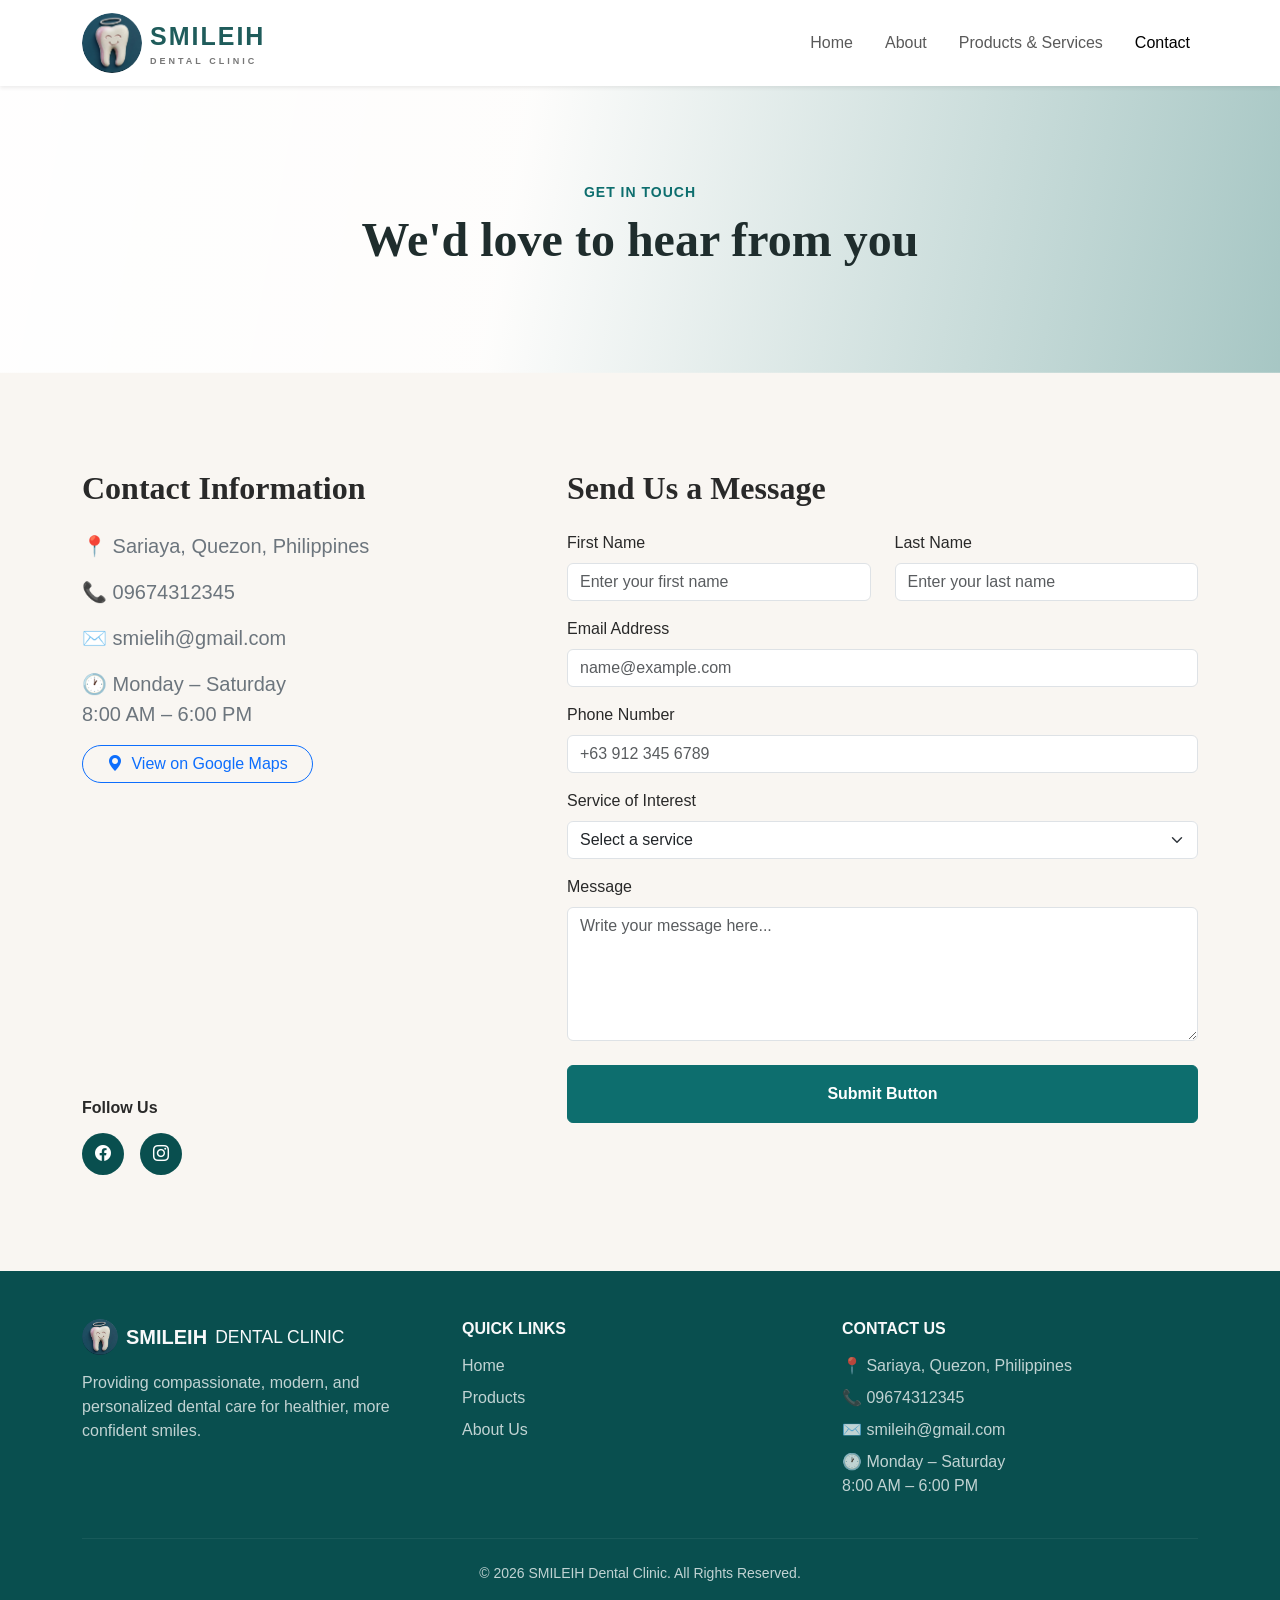
<file: contact.html>
<!doctype html>
<html lang="en">
  <head>
    <meta charset="UTF-8" />
    <meta name="viewport" content="width=device-width, initial-scale=1.0" />
    <title>Contact | SMILEIH DENTAL CLINIC</title>
    <link
      href="https://cdn.jsdelivr.net/npm/bootstrap@5.3.3/dist/css/bootstrap.min.css"
      rel="stylesheet"
    />
    <link
      href="https://cdn.jsdelivr.net/npm/bootstrap-icons@1.11.3/font/bootstrap-icons.css"
      rel="stylesheet"
    />
    <link
      href="https://cdn.jsdelivr.net/npm/bootstrap@5.3.8/dist/css/bootstrap.min.css"
      rel="stylesheet"
      integrity="sha384-sRIl4kxILFvY47J16cr9ZwB07vP4J8+LH7qKQnuqkuIAvNWLzeN8tE5YBujZqJLB"
      crossorigin="anonymous"
    />
    <link rel="stylesheet" href="style.css" />
  </head>
  <body>
    <nav
      class="navbar navbar-expand-lg navbar-light bg-white shadow-sm sticky-top"
    >
      <div class="container">
        <a
          class="navbar-brand fw-bold d-flex align-items-center gap-2"
          href="index.html"
          ><img
            src="./Photos/logo.png"
            alt="SMILEIH Dental Clinic logo"
            class="brand-logo"
          />
          <div>
            <div class="brand-name">SMILEIH</div>
            <div class="brand-subtitle">DENTAL CLINIC</div>
          </div>
        </a>
        <button
          class="navbar-toggler"
          type="button"
          data-bs-toggle="collapse"
          data-bs-target="#navMenu"
        >
          <span class="navbar-toggler-icon"></span>
        </button>
        <div class="collapse navbar-collapse justify-content-end" id="navMenu">
          <ul class="navbar-nav align-items-lg-center gap-lg-3">
            <li class="nav-item">
              <a class="nav-link" href="index.html">Home</a>
            </li>
            <li class="nav-item">
              <a class="nav-link" href="about.html">About</a>
            </li>
            <li class="nav-item">
              <a class="nav-link" href="products.html">Products & Services</a>
            </li>
            <li class="nav-item">
              <a class="nav-link active" href="contact.html">Contact</a>
            </li>
          </ul>
        </div>
      </div>
    </nav>

    <header class="hero-section text-white py-5">
      <div class="container py-5 text-center">
        <p class="text-uppercase fw-semibold small mb-2 eyebrow">
          Get In Touch
        </p>
        <h1 class="display-5 fw-bold">We'd love to hear from you</h1>
      </div>
    </header>

    <section class="py-5 py-lg-6">
      <div class="container py-5">
        <div class="row g-5">
          <div class="col-lg-5">
            <h2 class="fw-bold mb-4">Contact Information</h2>
            <ul class="list-unstyled text-secondary fs-5">
              <li class="mb-3">&#128205; Sariaya, Quezon, Philippines</li>
              <li class="mb-3">&#128222; 09674312345</li>
              <li class="mb-3">✉️ smielih@gmail.com</li>
              <li class="mb-3">
                &#128336; Monday – Saturday<br />8:00 AM – 6:00 PM
              </li>
            </ul>
            <a
              href="https://www.google.com/maps/search/Smile+Leigh+sariaya/@13.966154,121.5292339,14z?entry=ttu&g_ep=EgoyMDI2MDkwMS4wIKXMDSoASAFQAw%3D%3D"
              target="_blank"
              rel="noopener"
              class="btn btn-outline-primary rounded-pill px-4 mb-4"
            >
              <i class="bi bi-geo-alt-fill me-1"></i> View on Google Maps
            </a>
            <div class="mb-4">
              <iframe
                class="map-frame w-100"
                height="260"
                style="border: 0"
                loading="lazy"
                referrerpolicy="no-referrer-when-downgrade"
                src="https://maps.google.com/maps?q=13.966154,121.5292339&t=&z=14&ie=UTF8&iwloc=&output=embed"
              >
              </iframe>
            </div>
            <h6 class="fw-bold mb-3">Follow Us</h6>
            <div class="d-flex gap-3">
              <a
                href="https://www.facebook.com/profile.php?id=61584341682606"
                class="social-icon"
                style="background-color: var(--brand-teal-dark)"
                aria-label="Facebook"
                ><i class="bi bi-facebook"></i
              ></a>
              <a
                href="https://www.instagram.com/smileihdentalclinic/"
                class="social-icon"
                style="background-color: var(--brand-teal-dark)"
                aria-label="Instagram"
                ><i class="bi bi-instagram"></i
              ></a>
            </div>
          </div>
          <div class="col-lg-7" id="form">
            <h2 class="fw-bold mb-4">Send Us a Message</h2>
            <form>
                <div class="row">
                  <div class="col-md-6 mb-3">
                    <label for="firstName" class="form-label">
                      First Name
                    </label>
                    <input
                      type="text"
                      class="form-control"
                      id="firstName"
                      placeholder="Enter your first name"
                      required
                    />
                  </div>
                  <div class="col-md-6 mb-3">
                    <label for="lastName" class="form-label"> Last Name </label>
                    <input
                      type="text"
                      class="form-control"
                      id="lastName"
                      placeholder="Enter your last name"
                      required
                    />
                  </div>
                </div>
                <div class="mb-3">
                  <label for="email" class="form-label"> Email Address </label>
                  <input
                    type="email"
                    class="form-control"
                    id="email"
                    placeholder="name@example.com"
                    required
                  />
                </div>
                <div class="mb-3">
                  <label for="phone" class="form-label"> Phone Number </label>
                  <input
                    type="tel"
                    class="form-control"
                    id="phone"
                    placeholder="+63 912 345 6789"
                  />
                </div>
                 <div class="mb-3">
                  <label for="service" class="form-label">
                    Service of Interest
                  </label>

                  <select class="form-select" id="service">
                    <option selected>Select a service</option>

                    <option>Dental Consultation</option>
                    <option>Dental Cleaning</option>
                    <option>Teeth Whitening</option>
                    <option>Dental Filling</option>
                    <option>Tooth Extraction</option>
                    <option>Root Canal Treatment</option>
                    <option>Dental Implants</option>
                    <option>Dental Braces</option>
                    <option>Braces Consultation</option>
                    <option>Clear Aligners</option>
                    <option>Dental X-Ray</option>
                    <option>Gum Treatment</option>
                    <option>Dentures</option>
                    <option>Pediatric Dentistry</option>
                    <option>Other (please specify in the message)</option>
                  </select>
                </div>
                <div class="mb-4">
                  <label for="message" class="form-label"> Message </label>

                  <textarea
                    class="form-control"
                    id="message"
                    rows="5"
                    placeholder="Write your message here..."
                    required
                  ></textarea>
                </div>
                <div class="col-12">
              <button type="submit" class="btn btn-primary w-100 py-3 fw-bold">Submit Button</button>
            </div>
              </form>
        </div>
      </div>
    </section>

    <footer class="footer-teal text-light pt-5 pb-4">
      <div class="container">
        <div class="row g-4">
          <div class="col-lg-4">
            <h5 class="fw-bold d-flex align-items-center gap-2">
              <img
                src="./Photos/logo.png"
                alt="SMILEIH Dental Clinic logo"
                class="brand-logo brand-logo-footer"
              />SMILEIH
              <span class="fw-light d-block small">DENTAL CLINIC</span>
            </h5>
            <p class="text-secondary mt-3">
              Providing compassionate, modern, and personalized dental care for
              healthier, more confident smiles.
            </p>
          </div>
          <div class="col-lg-4">
            <h6 class="text-uppercase fw-bold mb-3">Quick Links</h6>
            <ul class="list-unstyled">
              <li class="mb-2">
                <a href="index.html" class="text-secondary text-decoration-none"
                  >Home</a
                >
              </li>
              <li class="mb-2">
                <a
                  href="products.html"
                  class="text-secondary text-decoration-none"
                  >Products</a
                >
              </li>
              <li class="mb-2">
                <a href="about.html" class="text-secondary text-decoration-none"
                  >About Us</a
                >
              </li>
            </ul>
          </div>
          <div class="col-lg-4">
            <h6 class="text-uppercase fw-bold mb-3">Contact Us</h6>
            <ul class="list-unstyled text-secondary">
              <li class="mb-2">&#128205; Sariaya, Quezon, Philippines</li>
              <li class="mb-2">&#128222; 09674312345</li>
              <li class="mb-2">✉️ smileih@gmail.com</li>
              <li class="mb-2">
                &#128336; Monday – Saturday<br />8:00 AM – 6:00 PM
              </li>
            </ul>
          </div>
        </div>
        <hr class="border-secondary my-4" />
        <p class="text-center text-secondary small mb-0">
          &copy; 2026 SMILEIH Dental Clinic. All Rights Reserved.
        </p>
      </div>
    </footer>

    <script src="https://cdn.jsdelivr.net/npm/bootstrap@5.3.3/dist/js/bootstrap.bundle.min.js"></script>
  </body>
</html>
</file>
<file: style.css>
:root {
  --brand-teal: #0d6e6e;
  --brand-teal-dark: #094f4f;
}

body {
  margin: 0;
  background-color: #f9f6f2;
  color: #292929;
  font-family: "DM Sans", sans-serif;
}

h1,
h2,
h3,
h4 {
  font-family: "Playfair Display", serif;
}

.navbar-transparent {
  background-color: transparent;
  position: absolute;
  top: 0;
  left: 0;
  width: 100%;
  z-index: 1000;
}

.navbar-brand {
  color: var(--brand-teal-dark) !important;
  letter-spacing: 0.5px;
}

.brand-logo {
  width: 60px;
  height: 60px;
  object-fit: cover;
  border-radius: 50%;
}

.brand-logo-footer {
  width: 36px;
  height: 36px;
}

.brand-name {
  color: #1f5c5b;
  font-size: 25px;
  font-weight: 700;
  letter-spacing: 2px;
}

.brand-subtitle {
  font-size: 9px;
  letter-spacing: 3px;
  color: #777;
}

.btn-primary {
  background-color: var(--brand-teal);
  border-color: var(--brand-teal);
}

.btn-primary:hover {
  background-color: var(--brand-teal-dark);
  border-color: var(--brand-teal-dark);
}

.link-primary,
.text-primary {
  color: var(--brand-teal) !important;
}

.hero-section {
  position: relative;
  background: linear-gradient(100deg, rgba(255, 255, 255, 0.94) 0%, rgba(255, 255, 255, 0.75) 40%, rgba(13, 110, 110, 0.35) 100%),
    url("https://images.unsplash.com/photo-1598256989800-fe5f95da9787?w=1920&auto=format&fit=crop&q=80&ixlib=rb-4.1.0&ixid=M3wxMjA3fDB8MHxzZWFyY2h8OHx8dGVldGh8ZW58MHx8MHx8fDA%3D");
  background-size: cover;
  background-position: center;
}

.hero-section h1,
.hero-section p.lead {
  color: #1f2d2d;
}

.hero-section .eyebrow {
  color: var(--brand-teal);
  letter-spacing: 1px;
}

.hero-btn {
  background-color: var(--brand-teal-dark);
  color: #fff;
  border: none;
  border-radius: 6px;
  font-weight: 600;
}

.hero-btn:hover {
  background-color: var(--brand-teal);
  color: #fff;
}

.hero-btn-outline {
  background-color: transparent;
  color: var(--brand-teal-dark);
  border: 2px solid var(--brand-teal-dark);
  border-radius: 6px;
  font-weight: 600;
}

.hero-btn-outline:hover {
  background-color: var(--brand-teal-dark);
  color: #fff;
}

.why-us {
  padding: 100px 0;
  background-color: #e7efeb;
}

.min-vh-75 {
  min-height: 60vh;
}

.service-card img {
  height: 220px;
  object-fit: cover;
}

.service-card {
  border-radius: 16px;
  overflow: hidden;
  transition: transform 0.2s ease;
}

.service-card:hover {
  transform: translateY(-4px);
}

.carousel-item video {
  width: 100%;
  height: 400px;
  object-fit: cover;
  display: block;
}

@media (max-width: 768px) {
  .carousel-item video {
    height: 350px;
  }
}

@media (max-width: 576px) {
  .carousel-item video {
    height: 250px;
  }
}

.icon-circle {
  width: 64px;
  height: 64px;
  border-radius: 50%;
  background-color: rgba(13, 110, 110, 0.1);
  color: var(--brand-teal);
  display: flex;
  align-items: center;
  justify-content: center;
  font-size: 1.5rem;
  font-weight: bold;
}

.cta-section {
  background: linear-gradient(135deg, var(--brand-teal), var(--brand-teal-dark));
}

.footer-teal {
  background-color: var(--brand-teal-dark);
}

.footer-teal .text-secondary {
  color: rgba(255, 255, 255, 0.75) !important;
}

.footer-teal a.text-secondary:hover {
  color: #fff !important;
}

.footer-teal hr.border-secondary {
  border-color: rgba(255, 255, 255, 0.25) !important;
}

footer a:hover {
  color: #fff !important;
}

/* ---------- Product Cards ---------- */
.product-card {
  border-radius: 14px;
  overflow: hidden;
  transition: transform 0.2s ease, box-shadow 0.2s ease;
  border: 1px solid rgba(0, 0, 0, 0.06);
}

.product-card:hover {
  transform: translateY(-5px);
  box-shadow: 0 0.75rem 1.5rem rgba(0, 0, 0, 0.1) !important;
}

.product-card img {
  height: 180px;
  object-fit: cover;
}

.product-price {
  color: var(--brand-teal-dark);
  font-weight: 700;
}

.buy-btn {
  background-color: var(--brand-teal);
  border-color: var(--brand-teal);
  color: #fff;
  font-weight: 600;
}

.buy-btn:hover {
  background-color: var(--brand-teal-dark);
  border-color: var(--brand-teal-dark);
  color: #fff;
}

/* ---------- Products Table ---------- */
.table-teal thead {
  background-color: var(--brand-teal-dark);
  color: #fff;
}

.table-teal tbody tr:hover {
  background-color: rgba(13, 110, 110, 0.08);
}

/* ---------- Accordion ---------- */
.accordion-button:not(.collapsed) {
  background-color: rgba(13, 110, 110, 0.1);
  color: var(--brand-teal-dark);
  box-shadow: none;
}

.accordion-button:focus {
  box-shadow: none;
  border-color: rgba(13, 110, 110, 0.3);
}

/* ---------- Team / Owner Cards ---------- */
.team-card img,
.owner-card img {
  width: 140px;
  height: 140px;
  object-fit: cover;
  border-radius: 50%;
  border: 4px solid rgba(13, 110, 110, 0.15);
}

.team-card,
.owner-card,
.value-card {
  border-radius: 14px;
  transition: transform 0.2s ease;
}

.team-card:hover {
  transform: translateY(-4px);
}

/* ---------- Timeline ---------- */
.timeline {
  position: relative;
  padding-left: 2rem;
  border-left: 3px solid rgba(13, 110, 110, 0.25);
}

.timeline-item {
  position: relative;
  padding-bottom: 2rem;
}

.timeline-item:last-child {
  padding-bottom: 0;
}

.timeline-item::before {
  content: "";
  position: absolute;
  left: -2.55rem;
  top: 0.25rem;
  width: 16px;
  height: 16px;
  border-radius: 50%;
  background-color: var(--brand-teal);
  border: 3px solid #fff;
  box-shadow: 0 0 0 2px rgba(13, 110, 110, 0.25);
}

.timeline-year {
  color: var(--brand-teal-dark);
  font-weight: 700;
}

/* ---------- Carousel ---------- */
.testimonial-carousel .carousel-item {
  padding: 2rem 1rem;
}

.testimonial-card {
  max-width: 700px;
  margin: 0 auto;
  text-align: center;
}

.testimonial-carousel .carousel-control-prev-icon,
.testimonial-carousel .carousel-control-next-icon {
  background-color: var(--brand-teal-dark);
  border-radius: 50%;
  padding: 1rem;
}

.testimonial-carousel .carousel-indicators [data-bs-target] {
  background-color: var(--brand-teal-dark);
}

/* ---------- Social Icons ---------- */
.social-icon {
  width: 42px;
  height: 42px;
  border-radius: 50%;
  background-color: rgba(255, 255, 255, 0.12);
  color: #fff;
  display: inline-flex;
  align-items: center;
  justify-content: center;
  transition: background-color 0.2s ease, transform 0.2s ease;
}

.social-icon:hover {
  background-color: var(--brand-teal);
  color: #fff;
  transform: translateY(-3px);
}

/* ---------- Map ---------- */
.map-frame {
  border-radius: 14px;
  overflow: hidden;
  border: 0;
}
</file>
